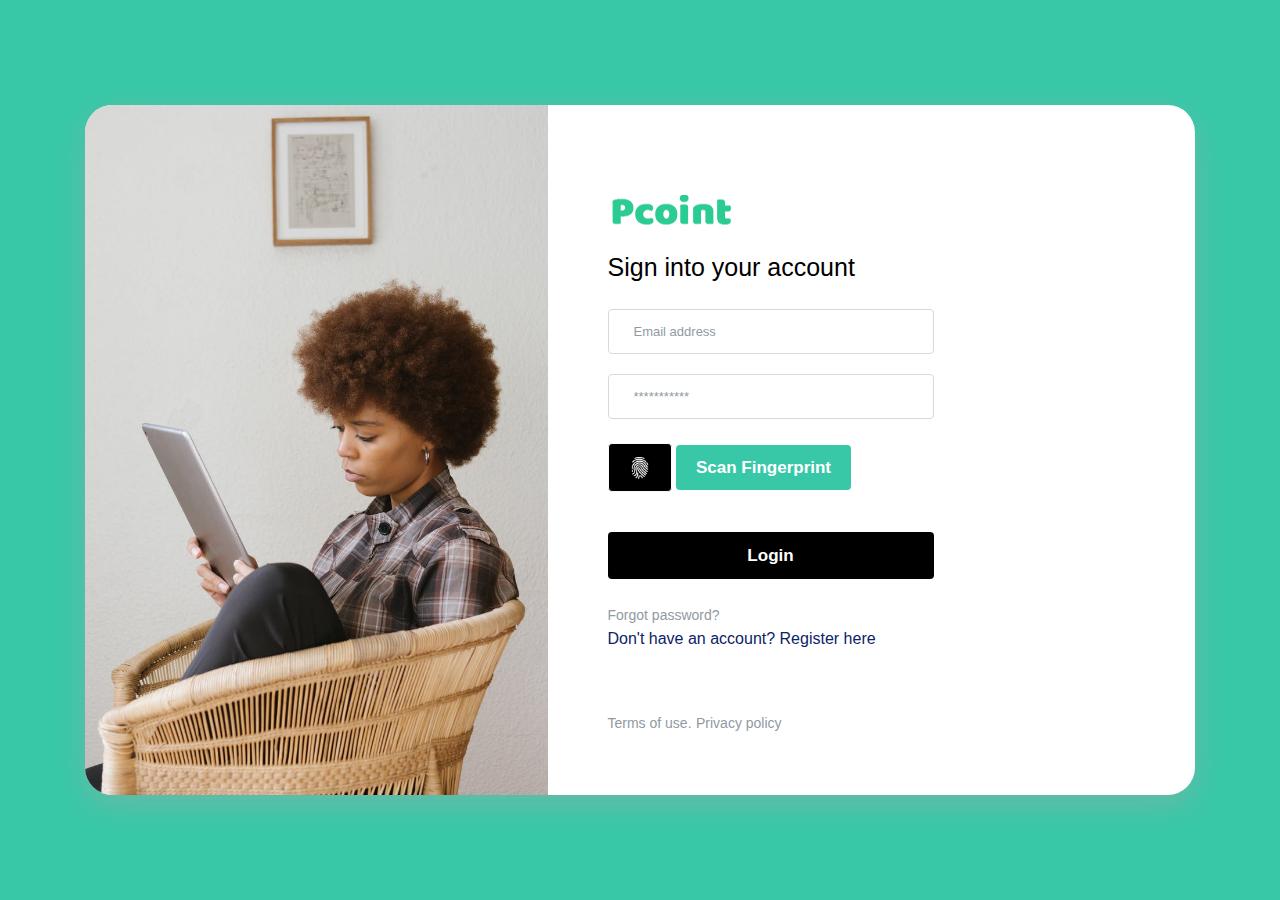
<file: login.html>
<!DOCTYPE html>
<html lang="en">
<head>
  <meta charset="UTF-8">
  <meta name="viewport" content="width=device-width, initial-scale=1.0">
  <meta http-equiv="X-UA-Compatible" content="ie=edge">
  <title>Login Template</title>
  <link href="https://fonts.googleapis.com/css?family=Karla:400,700&display=swap" rel="stylesheet">
  <link rel="stylesheet" href="https://cdn.materialdesignicons.com/4.8.95/css/materialdesignicons.min.css">
  <link rel="stylesheet" href="https://stackpath.bootstrapcdn.com/bootstrap/4.4.1/css/bootstrap.min.css">
  <link rel="stylesheet" href="assets/css/login.css">
</head>
<body>
  <main class="d-flex align-items-center min-vh-100 py-3 py-md-0">
    <div class="container">
      <div class="card login-card">
        <div class="row no-gutters">
          <div class="col-md-5">
            <img src="assets/images/login.jpg" alt="login" class="login-card-img">
          </div>
          <div class="col-md-7">
            <div class="card-body">
              <div class="brand-wrapper">
                <a href="index.html"><img src="images/logo.png" alt="#" /></a>
              </div>
              <p class="login-card-description">Sign into your account</p>
              <form action="#!">
                  <div class="form-group">
                    <label for="email" class="sr-only">Email</label>
                    <input type="email" name="email" id="email" class="form-control" placeholder="Email address">
                  </div>
                  <div class="form-group mb-4">
                    <label for="password" class="sr-only">Password</label>
                    <input type="password" name="password" id="password" class="form-control" placeholder="***********">
                  </div>
                  <div class="form-group">
                    <button type="button" class="btn login-btn btn-light"><img width="22" src="./assets/images/fingerprint.png"/></button>
                    <input type="button" class="btn login-btn-finger btn-dark" value="Scan Fingerprint">
                  </div>
                  <input name="login" id="login" class="btn btn-block login-btn mb-4" type="button" value="Login">
                </form>
                <a href="#!" class="forgot-password-link">Forgot password?</a>
                <p class="login-card-footer-text">Don't have an account? <a href="#!" class="text-reset">Register here</a></p>
                <nav class="login-card-footer-nav">
                  <a href="#!">Terms of use.</a>
                  <a href="#!">Privacy policy</a>
                </nav>
            </div>
          </div>
        </div>
      </div>
      <!-- <div class="card login-card">
        <img src="assets/images/login.jpg" alt="login" class="login-card-img">
        <div class="card-body">
          <h2 class="login-card-title">Login</h2>
          <p class="login-card-description">Sign in to your account to continue.</p>
          <form action="#!">
            <div class="form-group">
              <label for="email" class="sr-only">Email</label>
              <input type="email" name="email" id="email" class="form-control" placeholder="Email">
            </div>
            <div class="form-group">
              <label for="password" class="sr-only">Password</label>
              <input type="password" name="password" id="password" class="form-control" placeholder="Password">
            </div>
            <div class="form-prompt-wrapper">
              <div class="custom-control custom-checkbox login-card-check-box">
                <input type="checkbox" class="custom-control-input" id="customCheck1">
                <label class="custom-control-label" for="customCheck1">Remember me</label>
              </div>              
              <a href="#!" class="text-reset">Forgot password?</a>
            </div>
            <input name="login" id="login" class="btn btn-block login-btn mb-4" type="button" value="Login">
          </form>
          <p class="login-card-footer-text">Don't have an account? <a href="#!" class="text-reset">Register here</a></p>
        </div>
      </div> -->
    </div>
  </main>
  <script src="https://code.jquery.com/jquery-3.4.1.min.js"></script>
  <script src="https://cdn.jsdelivr.net/npm/popper.js@1.16.0/dist/umd/popper.min.js"></script>
  <script src="https://stackpath.bootstrapcdn.com/bootstrap/4.4.1/js/bootstrap.min.js"></script>
</body>
</html>
</file>
<file: assets/css/login.css>
body {
  font-family: "Poopins", sans-serif;
  background-color: #38c8a8;
  min-height: 100vh; }

.brand-wrapper {
  margin-bottom: 19px; }
  .brand-wrapper .logo {
    height: 37px; }

.login-card {
  border: 0;
  border-radius: 27.5px;
  box-shadow: 0 10px 30px 0 rgba(172, 168, 168, 0.43);
  overflow: hidden; }
  .login-card-img {
    border-radius: 0;
    position: absolute;
    width: 100%;
    height: 100%;
    -o-object-fit: cover;
       object-fit: cover; }
  .login-card .card-body {
    padding: 85px 60px 60px; }
    @media (max-width: 422px) {
      .login-card .card-body {
        padding: 35px 24px; } }
  .login-card-description {
    font-size: 25px;
    color: #000;
    font-weight: normal;
    margin-bottom: 23px; }
  .login-card form {
    max-width: 326px; }
  .login-card .form-control {
    border: 1px solid #d5dae2;
    padding: 15px 25px;
    margin-bottom: 20px;
    min-height: 45px;
    font-size: 13px;
    line-height: 15;
    font-weight: normal; }
    .login-card .form-control::-webkit-input-placeholder {
      color: #919aa3; }
    .login-card .form-control::-moz-placeholder {
      color: #919aa3; }
    .login-card .form-control:-ms-input-placeholder {
      color: #919aa3; }
    .login-card .form-control::-ms-input-placeholder {
      color: #919aa3; }
    .login-card .form-control::placeholder {
      color: #919aa3; }
  .login-card .login-btn {
    padding: 13px 20px 12px;
    background-color: #000;
    border-radius: 4px;
    font-size: 17px;
    font-weight: bold;
    line-height: 20px;
    color: #fff;
    margin-bottom: 24px; }
    .login-btn-finger {
      background-color: #38c8a8;
      padding: 13px 20px 12px;
      border-radius: 4px;
      font-size: 17px;
      font-weight: bold;
      line-height: 20px;
      color: #fff;
      margin-bottom: 24px;
      border: #38c8a8;
    }
    .login-card .login-btn:hover {
      border: 1px solid #000;
      background-color: transparent;
      color: #000; }
  .login-card .forgot-password-link {
    font-size: 14px;
    color: #919aa3;
    margin-bottom: 12px; }
  .login-card-footer-text {
    font-size: 16px;
    color: #0d2366;
    margin-bottom: 60px; }
    @media (max-width: 767px) {
      .login-card-footer-text {
        margin-bottom: 24px; } }
  .login-card-footer-nav a {
    font-size: 14px;
    color: #919aa3; }

/*# sourceMappingURL=login.css.map */
</file>
